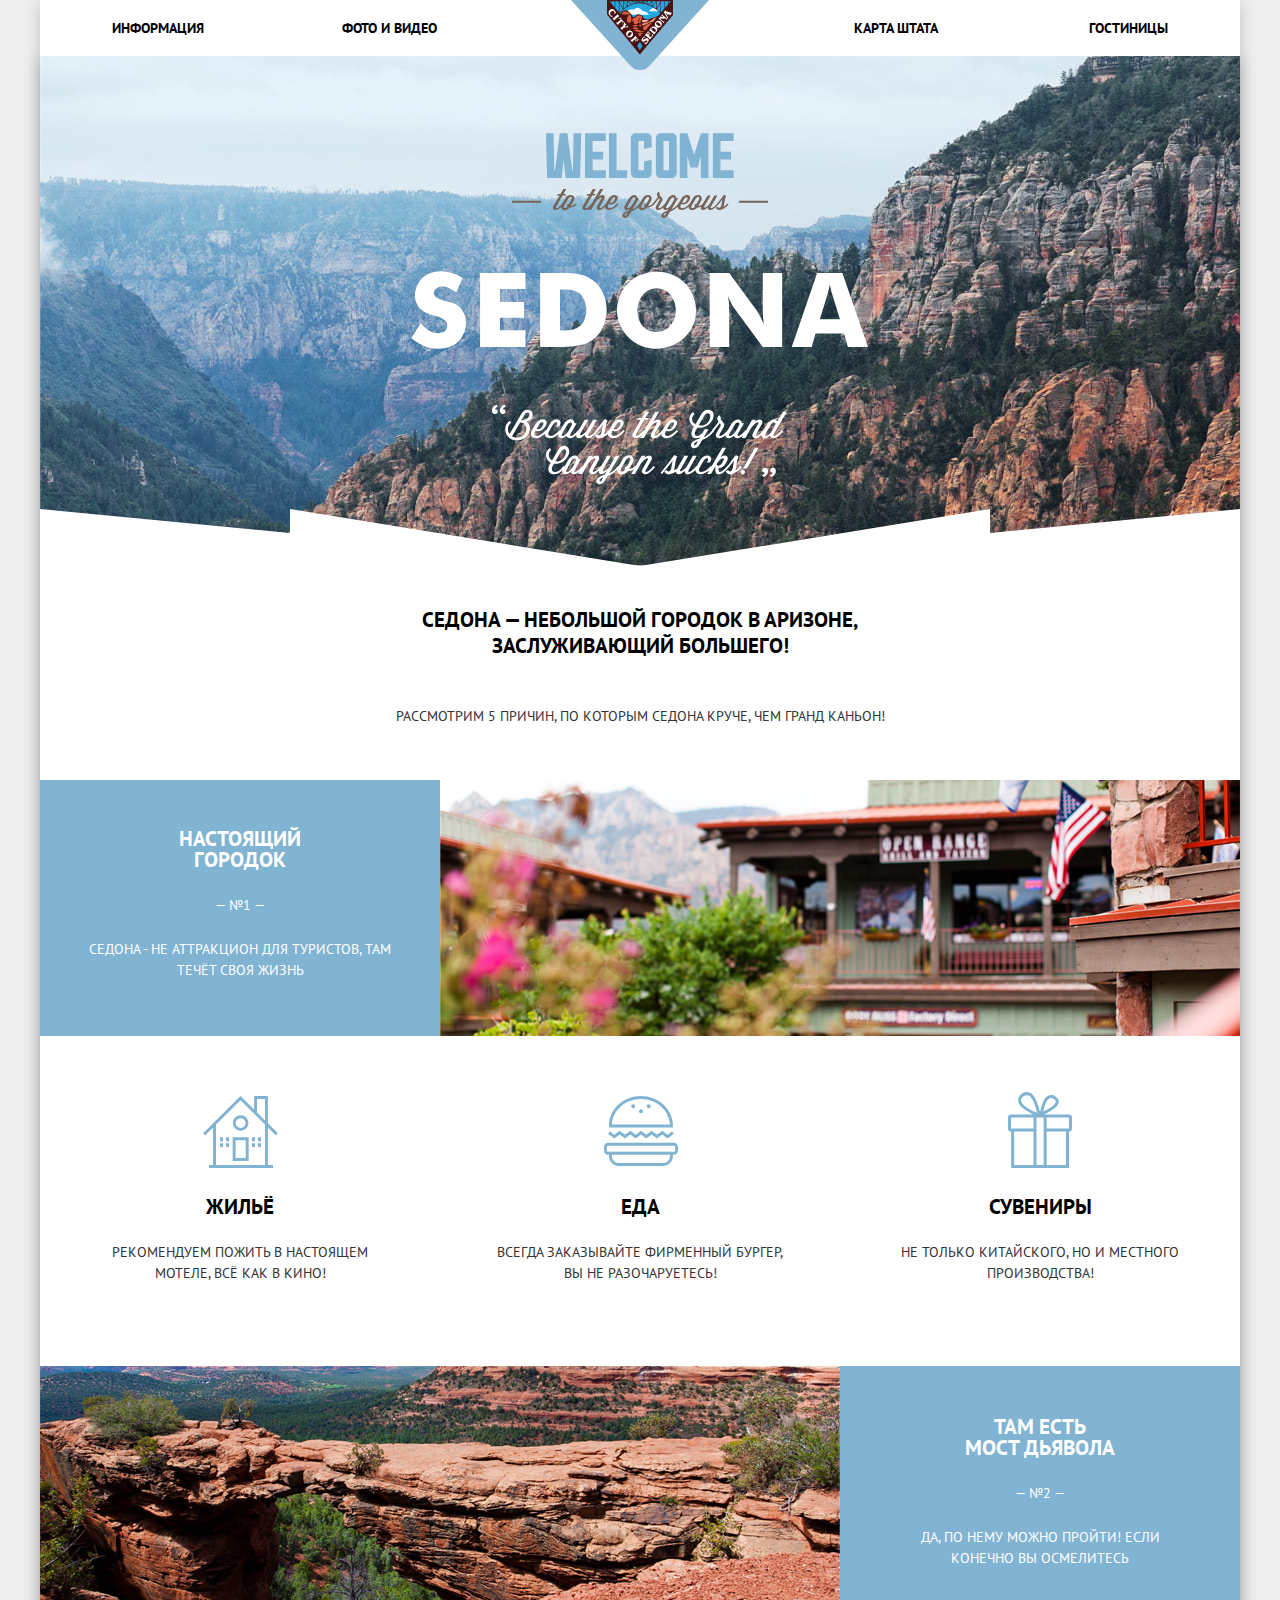
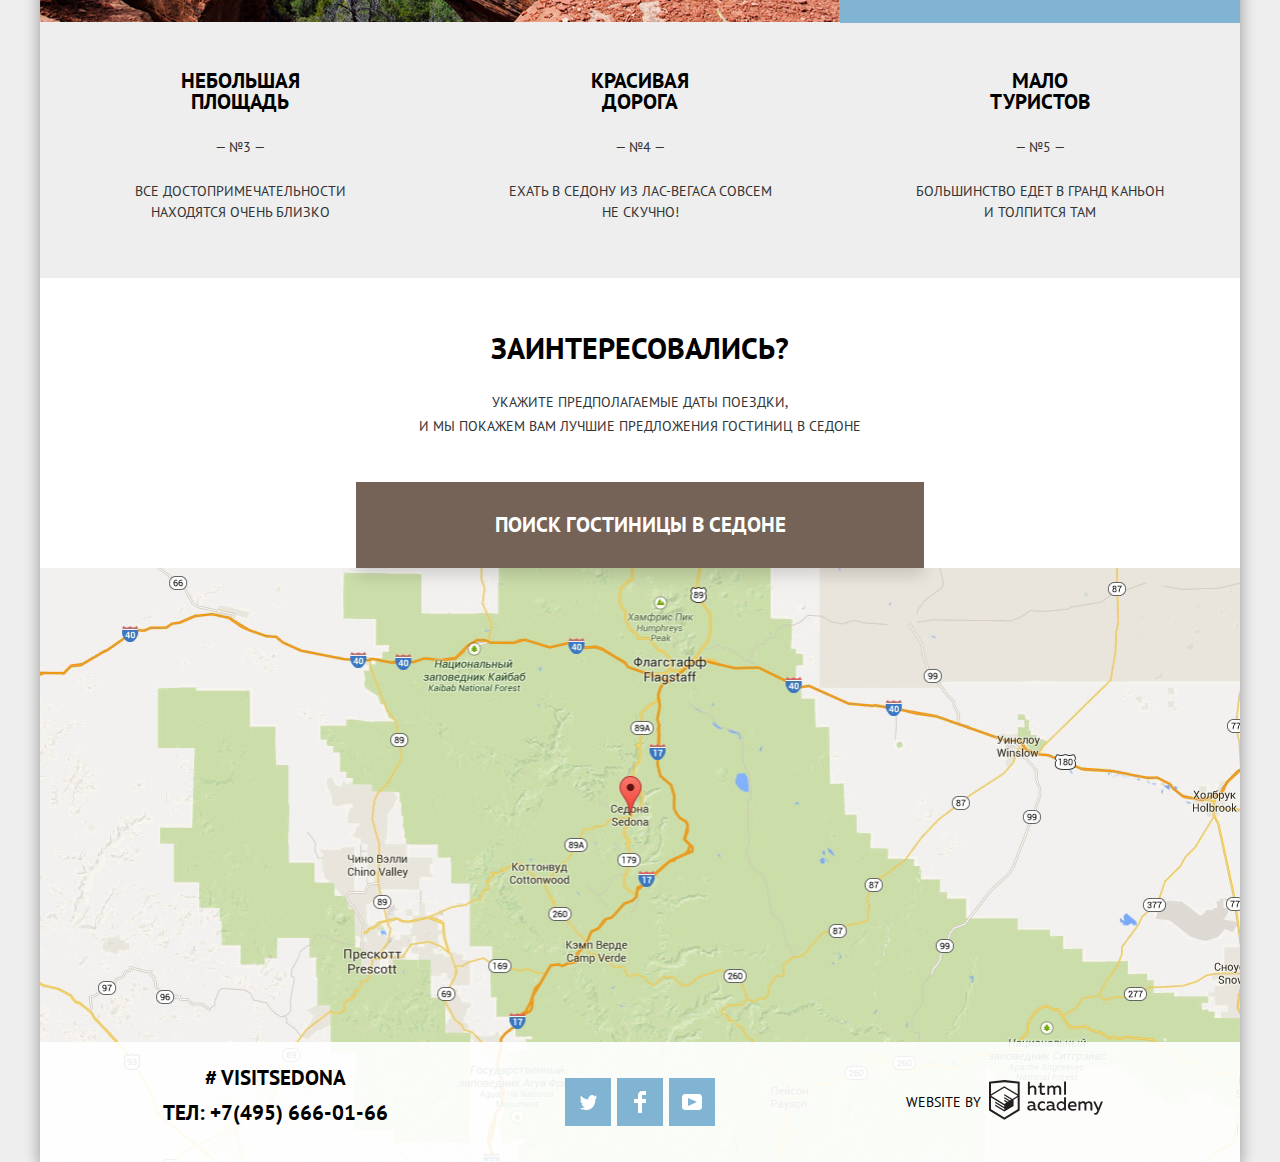
<file: index.html>
<!DOCTYPE html>
<html lang="ru">
  <head>
    <meta charset="utf-8">
    <title>HTML Academy: Седона</title>
    <link href="https://fonts.googleapis.com/css2?family=PT+Sans:wght@400;700&display=swap" rel="stylesheet">
    <link href="css/normalize.css" rel="stylesheet">
    <link href="css/style.css" rel="stylesheet">
  </head>
  <body class="shadow">
    <header>
      <nav class="main-navigation">
        <a class="logo">
          <img src="img/logo.svg" width="138" height="70" alt="Логотип города Седона">
        </a>
        <ul class="nav-list">
          <li><a href="#">Информация</a></li>
          <li><a href="#">Фото и видео</a></li>
          <li><a href="#">Карта штата</a></li>
          <li><a href="hotels.html">Гостиницы</a></li>
        </ul>
      </nav>
    </header>

    <main class="index-main shadow">

      <h1 class="visually-hidden">Город Седона</h1>

      <section class="welcome">
        <img class="motto-en" src="img/welcome-base.svg" width="1200" height="510" alt="Welcome to the gorgeous Sedona! Because the Grand Canyon sucks!">
        <p class="motto">Седона &mdash; небольшой городок в Аризоне, заслуживающий большего!</p>
      </section>  

      <div class="advantages">
        <h2 class="advantage adv-head">Рассмотрим 5 причин, по которым Седона круче, чем Гранд Каньон!</h2>
        <div class="adv-img adv-text-1">
          <h3>Настоящий городок</h3>
          <span> — №1 — </span>
          <p>Седона - не аттракцион для туристов, там течёт своя жизнь</p>
        </div>
        <img class="adv-img-1" src="img/image-street.jpg" alt="Фотография улицы города Седона">

        <div class="adv-pic-item housing">
          <h3>Жильё</h3>
          <p>Рекомендуем пожить в настоящем мотеле, всё как в кино!</p>
        </div>
        <div class="adv-pic-item food">
          <h3>Еда</h3>
          <p>Всегда заказывайте фирменный бургер, вы не разочаруетесь!</p>
        </div>
        <div class="adv-pic-item souvenirs">
          <h3>Сувениры</h3>
          <p>Не только китайского, но и местного производства!</p>
        </div>

        <img class="adv-img-2" src="img/image-bridge.jpg" width="800" height="256" alt="Фотография Моста дьявола">
        <div class="adv-img adv-text-2">
          <h3>Там есть<br>Мост дьявола</h3>
          <span> — №2 — </span>
          <p>Да, по нему можно пройти! Если конечно Вы осмелитесь</p>
        </div>

        <div class="area adv-grey">
          <h3>Небольшая площадь</h3>
          <span> — №3 — </span>
          <p>Все достопримечательности находятся очень близко</p>
        </div>
        <div class="road adv-grey">
          <h3>Красивая дорога</h3>
          <span> — №4 — </span>
          <p>Ехать в седону из лас-вегаса совсем не скучно!</p>
        </div>
        <div class="tourists adv-grey">
          <h3>Мало туристов</h3>
          <span> — №5 — </span>
          <p>Большинство едет в гранд каньон и&nbsp;толпится там</p>
        </div>
      </div>

      <section class="hotels">
        <div class="hotels-invite">
          <h2 class="visually-hidden">Гостиницы в Седоне</h2>
          <span class="interest">Заинтересовались?</span>
          <p>Укажите предполагаемые даты поездки,<br>и мы покажем Вам лучшие предложения гостиниц в Седоне</p>
          <a class="button brown-button hotels-button" href="hotels.html">
            Поиск гостиницы в Седоне
          </a>
        </div>
        <form class="hotels-search-form form-appear" action="https://echo.htmlacademy.ru/courses" method="get">
          <div class="date-set">
            <label for="from-date" class="input-text">Дата заезда:</label>
            <div class="input-block">
              <input class="from-date" id="from-date" type="text" name="from-date" value="24 апреля 2017">
              <button type="button" class="calendar-button input-button" aria-label="Календарь">
                <svg width="21" height="23" viewBox="0 0 21 23" fill="none" xmlns="http://www.w3.org/2000/svg">
                <path fill-rule="evenodd" clip-rule="evenodd" d="M16.406 3.02498H19.251C20.217 3.02498 21 3.84698 21 4.86198V21.164C21 22.179 20.217 23 19.251 23H1.75C0.784 23 0 22.179 0 21.164V4.86198C0 3.84698 0.784 3.02498 1.75 3.02498H4.593V1.64798C4.593 1.26698 4.887 0.958984 5.25 0.958984C5.612 0.958984 5.906 1.26698 5.906 1.64798V3.02498H9.844V1.64798C9.844 1.26698 10.138 0.958984 10.501 0.958984C10.862 0.958984 11.156 1.26698 11.156 1.64798V3.02498H15.094V1.64798C15.094 1.26698 15.387 0.958984 15.75 0.958984C16.112 0.958984 16.406 1.26698 16.406 1.64798V3.02498ZM19.5646 21.484C19.6466 21.3979 19.691 21.2828 19.688 21.164H19.689V4.86198C19.689 4.60898 19.493 4.40298 19.252 4.40298H16.407V5.78098C16.407 6.16198 16.113 6.46998 15.751 6.46998C15.388 6.46998 15.095 6.16198 15.095 5.78098V4.40298H11.157V5.78098C11.157 6.16198 10.863 6.46998 10.502 6.46998C10.139 6.46998 9.845 6.16198 9.845 5.78098V4.40298H5.907V5.78098C5.907 6.16198 5.613 6.46998 5.251 6.46998C4.888 6.46998 4.594 6.16198 4.594 5.78098V4.40298H1.75C1.50263 4.40953 1.30696 4.61458 1.312 4.86198V21.164C1.30696 21.4114 1.50263 21.6164 1.75 21.623H19.251C19.3698 21.6201 19.4826 21.5701 19.5646 21.484Z"/>
                <path fill-rule="evenodd" clip-rule="evenodd" d="M4.59399 9.2251H7.21899V11.2911H4.59399V9.2251ZM4.59399 12.6681H7.21899V14.7351H4.59399V12.6681ZM7.21899 16.1121H4.59399V18.1781H7.21899V16.1121ZM9.18799 16.1121H11.813V18.1781H9.18799V16.1121ZM11.813 12.6681H9.18799V14.7351H11.813V12.6681ZM9.18799 9.2251H11.813V11.2911H9.18799V9.2251ZM16.406 16.1121H13.781V18.1781H16.406V16.1121ZM13.781 12.6681H16.406V14.7351H13.781V12.6681ZM16.406 9.2251H13.781V11.2911H16.406V9.2251Z"/>
                </svg>
              </button>
            </div>
          </div>
          <div class="date-set">
            <label for="till-date" class="input-text">Дата выезда:</label>
            <div class="input-block">
              <input class="till-date" id="till-date" type="text" name="till-date" value="4 июля 2017">
              <button type="button" class="calendar-button input-button" aria-label="Календарь">
                <svg width="21" height="23" viewBox="0 0 21 23" fill="none" xmlns="http://www.w3.org/2000/svg">
                <path fill-rule="evenodd" clip-rule="evenodd" d="M16.406 3.02498H19.251C20.217 3.02498 21 3.84698 21 4.86198V21.164C21 22.179 20.217 23 19.251 23H1.75C0.784 23 0 22.179 0 21.164V4.86198C0 3.84698 0.784 3.02498 1.75 3.02498H4.593V1.64798C4.593 1.26698 4.887 0.958984 5.25 0.958984C5.612 0.958984 5.906 1.26698 5.906 1.64798V3.02498H9.844V1.64798C9.844 1.26698 10.138 0.958984 10.501 0.958984C10.862 0.958984 11.156 1.26698 11.156 1.64798V3.02498H15.094V1.64798C15.094 1.26698 15.387 0.958984 15.75 0.958984C16.112 0.958984 16.406 1.26698 16.406 1.64798V3.02498ZM19.5646 21.484C19.6466 21.3979 19.691 21.2828 19.688 21.164H19.689V4.86198C19.689 4.60898 19.493 4.40298 19.252 4.40298H16.407V5.78098C16.407 6.16198 16.113 6.46998 15.751 6.46998C15.388 6.46998 15.095 6.16198 15.095 5.78098V4.40298H11.157V5.78098C11.157 6.16198 10.863 6.46998 10.502 6.46998C10.139 6.46998 9.845 6.16198 9.845 5.78098V4.40298H5.907V5.78098C5.907 6.16198 5.613 6.46998 5.251 6.46998C4.888 6.46998 4.594 6.16198 4.594 5.78098V4.40298H1.75C1.50263 4.40953 1.30696 4.61458 1.312 4.86198V21.164C1.30696 21.4114 1.50263 21.6164 1.75 21.623H19.251C19.3698 21.6201 19.4826 21.5701 19.5646 21.484Z"/>
                <path fill-rule="evenodd" clip-rule="evenodd" d="M4.59399 9.2251H7.21899V11.2911H4.59399V9.2251ZM4.59399 12.6681H7.21899V14.7351H4.59399V12.6681ZM7.21899 16.1121H4.59399V18.1781H7.21899V16.1121ZM9.18799 16.1121H11.813V18.1781H9.18799V16.1121ZM11.813 12.6681H9.18799V14.7351H11.813V12.6681ZM9.18799 9.2251H11.813V11.2911H9.18799V9.2251ZM16.406 16.1121H13.781V18.1781H16.406V16.1121ZM13.781 12.6681H16.406V14.7351H13.781V12.6681ZM16.406 9.2251H13.781V11.2911H16.406V9.2251Z"/>
                </svg>
              </button>
            </div>
          </div>
          <div class="how-many-guests">
            <div class="date-set adults-group">
              <label for="adults" class="input-text">Взрослые:</label>
              <div class="input-block">
                <button type="button" class="input-button" aria-label="Минус">
                  <svg width="12" height="3" viewBox="0 0 12 3" fill="none" xmlns="http://www.w3.org/2000/svg">
                  <rect width="12" height="3"/>
                  </svg>
                </button>
                <input class="persons-input number-text adults" id="adults" type="number" name="adults" value="2">
                <button type="button" class="input-button" aria-label="Плюс">
                  <svg width="11" height="11" viewBox="0 0 11 11" fill="none" xmlns="http://www.w3.org/2000/svg">
                  <path fill-rule="evenodd" clip-rule="evenodd" d="M4.23086 6.76932V11H6.76932V6.76932H11V4.23086H6.76932V0H4.23085V4.23086H0V6.76932H4.23086Z"/>
                  </svg>
                </button>
              </div>
            </div>
            <div class="date-set children-group">
              <label for="children" class="input-text">Дети:</label>
              <div class="input-block">
                <button type="button" class="input-button" aria-label="Минус">
                  <svg width="12" height="3" viewBox="0 0 12 3" fill="none" xmlns="http://www.w3.org/2000/svg">
                  <rect width="12" height="3"/>
                  </svg>
                </button>
                <input class="persons-input number-text children" id="children" type="number" name="children" value="0">
                <button type="button" class="input-button" aria-label="Плюс">
                  <svg width="11" height="11" viewBox="0 0 11 11" fill="none" xmlns="http://www.w3.org/2000/svg">
                  <path fill-rule="evenodd" clip-rule="evenodd" d="M4.23086 6.76932V11H6.76932V6.76932H11V4.23086H6.76932V0H4.23085V4.23086H0V6.76932H4.23086Z"/>
                  </svg>
                </button>
              </div>
            </div>
          </div>
          <input class="button blue-button hotels-choice-button" type="submit" value="Найти" tabindex="0">
        </form>
      </section>

      <section class="map">
        <h2 class="visually-hidden">Карта города Седона и окрестностей</h2>
        <iframe src="https://www.google.com/maps/embed?pb=!1m18!1m12!1m3!1d1659647.4118822666!2d-112.65686249475876!3d34.96394739646334!2m3!1f0!2f0!3f0!3m2!1i1024!2i768!4f13.1!3m3!1m2!1s0x872da132f942b00d%3A0x5548c523fa6c8efd!2z0KHQtdC00L7QvdCwLCDQkNGA0LjQt9C-0L3QsCA4NjMzNiwg0KHQqNCQ!5e0!3m2!1sru!2sru!4v1592348049165!5m2!1sru!2sru" width="1200" height="594" allowfullscreen></iframe>
        <p><img src="img/map.jpg" width="1200" height="594" alt="Карта города Седона и окрестностей"></p>
      </section>

    </main>

    <footer class="footer main-footer">
      <div class="contacts">
        <a class="hash-teg" href="#"># visitsedona</a>
        <a class="phone" href="tel:+74956660166">Тел: +7(495) 666-01-66</a>
      </div>
      <div class="social-media-container">
        <h4 class="visually-hidden">Социальные сети</h4>
        <ul class="social-media">
          <li>
            <a class="social-button blue-button" href="#">
            <span class="visually-hidden">Twitter</span>
            <svg width="17" height="17" viewBox="0 0 17 17" fill="none" xmlns="http://www.w3.org/2000/svg">
            <path d="M10.95 1.14403C12.635 0.648028 13.934 1.41403 14.527 2.32303C15.2 2.09203 15.858 1.84203 16.538 1.61503C16.5249 2.30139 16.2117 2.94755 15.681 3.38303C16.366 3.55303 16.985 2.89203 16.985 2.89203C16.816 3.89203 15.979 4.68003 15.422 4.91603C15.191 11.666 12.247 16.133 5.34498 15.998H4.89898C4.48898 15.998 0.734977 15.538 0.000976562 14.111C2.27198 14.307 3.89398 13.689 4.69398 12.934C3.73398 12.634 2.01498 12.457 1.71498 9.98403C2.06398 10.09 2.27898 10.212 2.90498 10.103C1.70498 9.24703 0.373977 8.53003 0.447977 6.33003C0.732977 6.65803 1.51498 6.86603 1.78798 6.80203C1.08498 6.56103 -0.182023 3.44203 0.893977 1.85003C2.71198 3.70403 4.62898 5.45603 8.04598 5.62303C8.25398 3.33003 9.18298 1.79303 10.95 1.14403Z"/>
            </svg>
            </a>
          </li>
          <li>
            <a class="social-button blue-button" href="#">
            <span class="visually-hidden">Facebook</span>
            <svg width="12" height="22" viewBox="0 0 12 22" fill="none" xmlns="http://www.w3.org/2000/svg">
            <path d="M12 4V0H8C5.79086 0 4 1.79086 4 4V8H0V12H4V22H8V12H12V8H8V4H12Z"/>
            </svg>
            </a>
          </li>
          <li>
            <a class="social-button blue-button" href="#">
            <span class="visually-hidden">YouTube</span>
            <svg width="20" height="16" viewBox="0 0 20 16" fill="none" xmlns="http://www.w3.org/2000/svg">
            <path fill-rule="evenodd" clip-rule="evenodd" d="M3 0H17C18.65 0 20 1.35 20 3V13C20 14.65 18.65 16 17 16H3C1.35 16 0 14.65 0 13V3C0 1.35 1.35 0 3 0ZM6.027 4.002V11.998L15.014 8L6.027 4.002Z"/>
            </svg>
            </a>
          </li>
        </ul>
      </div>
      <div class="made-by">
        <span>website by</span>
        <a href="https://htmlacademy.ru/intensive/htmlcss">
          <svg width="115" height="41" viewBox="0 0 115 41" fill="none" xmlns="http://www.w3.org/2000/svg">
          <path fill-rule="evenodd" clip-rule="evenodd" d="M15.5197 1.05737H15.3509L0 2.71895V31.4945L15.3509 40.8382L30.7018 31.4945V2.71895L15.5197 1.05737ZM77.0183 2.62185H75.0876V15.7311H77.0183V2.62185ZM40.8619 2.63264V7.76843C41.6131 6.9864 42.6386 6.5436 43.7105 6.53843C44.6823 6.47908 45.6329 6.84495 46.3253 7.54479C47.0177 8.24462 47.3866 9.21244 47.3399 10.2068V15.7634H45.367V10.4658C45.4231 9.94897 45.2754 9.43059 44.9566 9.02553C44.6377 8.62047 44.174 8.36218 43.6683 8.3079H43.3518C42.3456 8.36979 41.4321 8.9295 40.9041 9.80764V15.7634H38.8995V2.63264H40.8619ZM77.0183 31.4837H75.2775V30.0595C74.4828 31.1353 73.23 31.7538 71.9119 31.7211C69.4751 31.5528 67.5825 29.4822 67.5825 26.9845C67.5825 24.4867 69.4751 22.4162 71.9119 22.2479C73.1195 22.2052 74.2818 22.7203 75.0771 23.6505V18.3205H77.0183V31.4837ZM47.0656 30.0595C47.263 30.0515 47.4583 30.0152 47.6459 29.9516V31.3866C47.2482 31.5404 46.826 31.6172 46.4009 31.6132C45.6482 31.6769 44.9394 31.2429 44.639 30.5342C43.7036 31.31 42.5302 31.7227 41.3261 31.6995C39.733 31.6995 38.256 30.804 38.256 28.9482C38.256 26.65 40.3661 25.9379 42.1702 25.9379C42.9402 25.9505 43.707 26.0408 44.4596 26.2076V25.884C44.4596 24.805 43.6578 23.9742 42.1491 23.9742C41.0585 23.9764 39.9804 24.2116 38.9839 24.6647V22.8305C40.0678 22.451 41.204 22.2506 42.3495 22.2371C44.8394 22.2371 46.3693 23.4455 46.3693 26.1753V29.4121C46.3546 29.5668 46.401 29.721 46.4981 29.8406C46.5951 29.9601 46.7349 30.035 46.8862 30.0487H47.0656V30.0595ZM40.2711 28.8403C40.298 29.229 40.4761 29.5905 40.7655 29.844C41.055 30.0974 41.4317 30.2217 41.8115 30.189H41.9275C42.8819 30.1906 43.7973 29.8022 44.4702 29.11V27.5779C43.842 27.4414 43.2026 27.3655 42.5605 27.3513C41.5055 27.3513 40.2817 27.7074 40.2817 28.8403H40.2711ZM56.0229 22.9384C55.1962 22.4632 54.2596 22.2246 53.3115 22.2479H52.9422C51.7332 22.2873 50.5891 22.8166 49.7619 23.7192C48.9347 24.6218 48.4923 25.8236 48.5321 27.06V27.5024C48.6957 30.0004 50.805 31.8921 53.2482 31.7318C54.2519 31.7555 55.2477 31.5452 56.1601 31.1168V29.2718C55.3769 29.7215 54.4945 29.9591 53.5963 29.9624C52.5199 30.0288 51.4963 29.4793 50.9385 28.5356C50.3806 27.5918 50.3806 26.4095 50.9385 25.4658C51.4963 24.522 52.5199 23.9725 53.5963 24.039C54.461 24.0357 55.3066 24.2989 56.0229 24.7942V22.9384ZM66.1514 30.0595C66.3488 30.0515 66.5441 30.0152 66.7317 29.9516V31.3866C66.334 31.5404 65.9118 31.6172 65.4867 31.6132C64.734 31.6769 64.0252 31.2429 63.7248 30.5342C62.7894 31.31 61.616 31.7227 60.4119 31.6995C58.8188 31.6995 57.3417 30.804 57.3417 28.9482C57.3417 26.65 59.4518 25.9379 61.256 25.9379C62.0259 25.9505 62.7928 26.0408 63.5454 26.2076V25.884C63.5454 24.805 62.7436 23.9742 61.2349 23.9742C60.1443 23.9764 59.0662 24.2116 58.0697 24.6647V22.8305C59.1536 22.451 60.2897 22.2506 61.4353 22.2371C63.9252 22.2371 65.455 23.4455 65.455 26.1753V29.4121C65.4404 29.5668 65.4868 29.721 65.5838 29.8406C65.6809 29.9601 65.8207 30.035 65.972 30.0487H66.1514V30.0595ZM59.855 29.8481C59.5632 29.5943 59.3837 29.2311 59.3569 28.8403H59.378C59.378 27.7074 60.5385 27.3513 61.6569 27.3513C62.299 27.3655 62.9383 27.4414 63.5665 27.5779V29.11C62.8937 29.8022 61.9782 30.1906 61.0239 30.189H60.9078C60.5263 30.2247 60.1469 30.1019 59.855 29.8481ZM69.3271 26.9305C69.3271 25.2859 70.6308 23.9526 72.239 23.9526L72.2601 24.0066C73.4742 24.0066 74.5742 24.7382 75.0665 25.8732V28.0311C74.5856 29.1871 73.4673 29.9296 72.239 29.9084C70.6308 29.9084 69.3271 28.5752 69.3271 26.9305ZM83.3486 22.2479C86.8408 22.2479 88.0541 25.1395 87.4844 27.7397H80.922C81.1436 29.3582 82.6839 30.0163 84.2876 30.0163C85.2509 30.0196 86.2027 29.8021 87.0729 29.3797V31.1061C86.0736 31.5421 84.9939 31.7519 83.9078 31.7211C81.2385 31.7211 78.8963 30.189 78.8963 26.9521C78.8362 25.7502 79.2482 24.5736 80.0408 23.6841C80.8334 22.7945 81.9408 22.2658 83.1165 22.2155H83.3486V22.2479ZM80.8693 26.1753C80.9704 24.8237 82.1216 23.8104 83.4436 23.9095H83.4858C84.1064 23.8531 84.7196 24.08 85.1612 24.5295C85.6028 24.979 85.8275 25.6051 85.7752 26.24H80.8693V26.1753ZM89.489 31.4621V22.4961H91.2298V23.575C91.9777 22.7197 93.041 22.2229 94.1628 22.2047C95.2951 22.1328 96.3712 22.7163 96.9482 23.7153C97.7407 22.8335 98.8477 22.3161 100.018 22.2803C100.952 22.2327 101.859 22.6011 102.507 23.2901C103.154 23.9792 103.478 24.9213 103.394 25.8732V31.4837H101.39V25.9271C101.437 25.4734 101.306 25.0191 101.024 24.6647C100.743 24.3104 100.336 24.0852 99.8917 24.039H99.6174C98.7512 24.0941 97.9525 24.536 97.4335 25.2474V31.4837H95.4289V25.9271C95.4728 25.47 95.3357 25.0139 95.0481 24.6611C94.7606 24.3082 94.3467 24.088 93.8991 24.0497H93.6881C92.7466 24.1344 91.8915 24.6449 91.3564 25.4416V31.5161H89.5312L89.489 31.4621ZM113.977 22.4745H111.972L109.324 29.2718L106.306 22.4853H104.196L108.417 31.5484L108.237 32.0016C107.72 33.3611 107.003 34.0516 106.053 34.0516C105.75 34.0548 105.447 34.0112 105.156 33.9221V35.6161C105.536 35.7125 105.926 35.7632 106.317 35.7671C107.646 35.7671 108.902 35.0226 109.851 32.6813L113.977 22.4745ZM52.689 6.78658V3.54974L50.7266 4.01369V6.73264H49.144V8.49132H50.7899V12.9905C50.7231 13.817 51.0244 14.6301 51.61 15.2038C52.1955 15.7775 53.0028 16.0505 53.8073 15.9468C54.5996 15.9535 55.3875 15.8259 56.139 15.5692V13.8429C55.5727 14.0781 54.9672 14.199 54.356 14.199C53.2165 14.199 52.689 13.8105 52.689 12.6237V8.5129H55.8541V6.78658H52.689ZM58.3862 15.7526V6.75421H60.1376V7.83316C60.8811 6.97655 61.9403 6.476 63.0601 6.45211C64.1624 6.38099 65.2146 6.93142 65.8032 7.88711C66.5958 7.00534 67.7028 6.48794 68.8734 6.45211C69.8138 6.41462 70.7233 6.79859 71.364 7.50353C72.0046 8.20846 72.3126 9.16418 72.2073 10.1205V15.7418H70.2028V10.1853C70.2499 9.73151 70.1184 9.27721 69.8373 8.92287C69.5561 8.56853 69.1485 8.34334 68.7046 8.29711H68.4619C67.5957 8.35228 66.797 8.7942 66.278 9.50553V15.7418H64.2734V10.1853C64.3206 9.73151 64.1891 9.27721 63.9079 8.92287C63.6268 8.56853 63.2191 8.34334 62.7752 8.29711H62.5326C61.5911 8.38181 60.736 8.89229 60.2009 9.68895V15.7634H58.3862V15.7526ZM28.6972 30.3033L28.7078 30.2968L28.6972 30.3184V30.3033ZM28.6972 18.3205V30.3033L15.3509 38.4321L2.00459 30.3184V18.5147L15.2876 26.6068V28.0311L6.18257 22.5284V23.9418L15.3404 29.5632V31.0629L6.19312 25.4955V26.9521L15.3509 32.5734L24.5826 26.9197V20.8129L28.6972 18.3205ZM28.7078 16.7776L25.0362 18.9355L23.3482 20.0145L15.3087 15.0837V16.4971L22.156 20.7266L22.0083 20.8237L20.9532 21.4063L15.2876 17.9537V19.3995L19.761 22.1184L18.706 22.8413L15.3298 20.7913V22.2047L17.5454 23.5426L15.2982 24.9021L2.11009 16.864L15.3087 8.72869L28.7078 16.7776ZM15.2876 7.27211L28.7078 15.3534V4.56395L15.3615 3.12895L2.01514 4.56395V15.3534L15.2876 7.27211Z"/>
          </svg>
          <span class="visually-hidden">HTML академия</span>
        </a>
      </div>
    </footer>
    <script src="js/hotels-search-form.js"></script>
  </body>
</html>
</file>
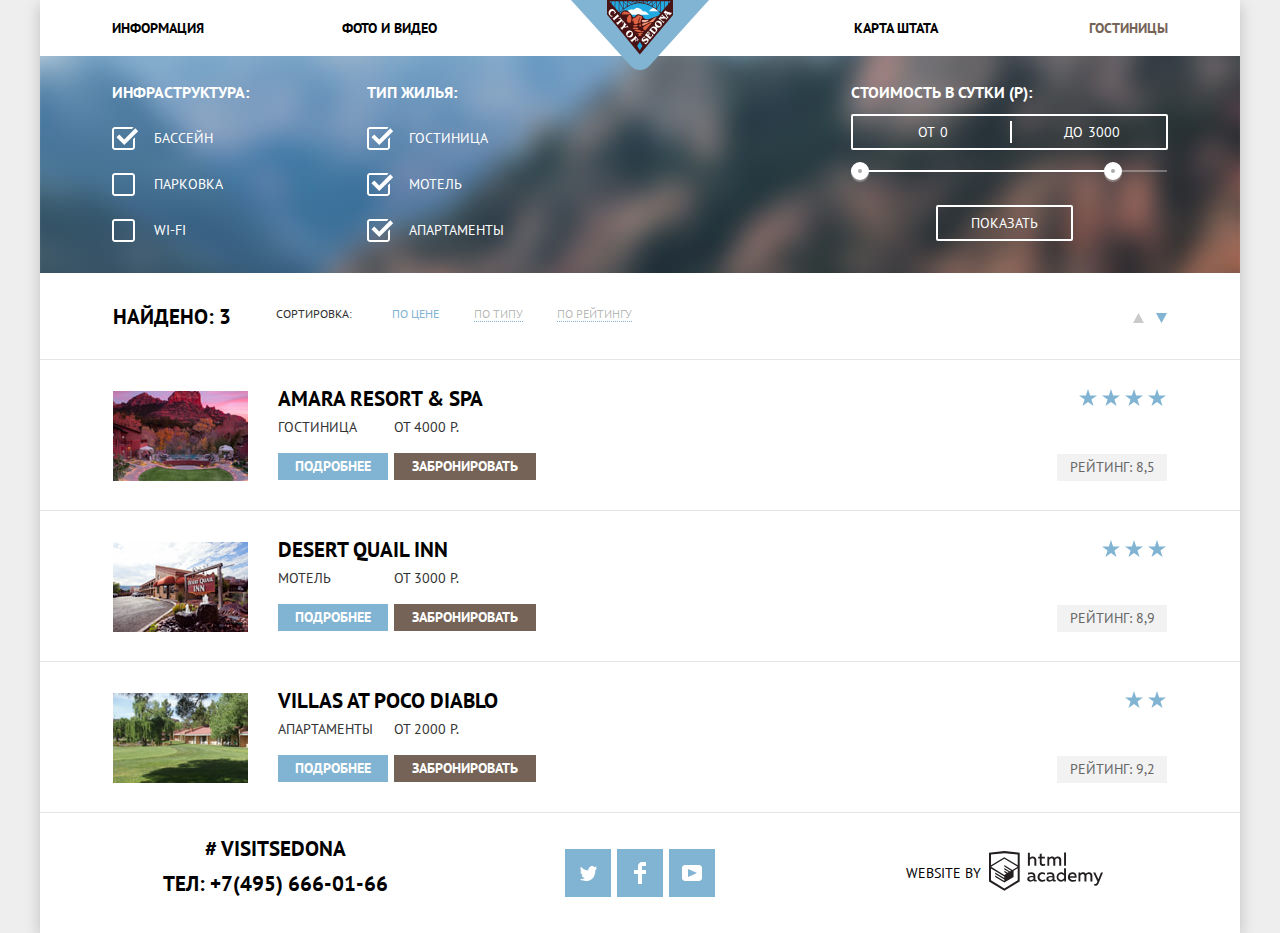
<file: hotels.html>
<!DOCTYPE html>
<html lang="ru">
  <head>
    <meta charset="UTF-8">
    <title>Отели в Седоне</title>
    <link href="https://fonts.googleapis.com/css2?family=PT+Sans:wght@400;700&display=swap" rel="stylesheet">
    <link href="css/normalize.css" rel="stylesheet">
    <link href="css/style.css" rel="stylesheet">
  </head>
  <body class="shadow">
    <header>
      <nav class="main-navigation">
        <a href="index.html" class="logo">
          <img src="img/logo.svg" width="138" height="70" alt="Логотип города Седона">
        </a>
        <ul class="nav-list">
          <li><a href="#">Информация</a></li>
          <li><a href="#">Фото и видео</a></li>
          <li><a href="#">Карта штата</a></li>
          <li><a>Гостиницы</a></li>
        </ul>
      </nav>
    </header>

    <main class="hotels-main">
      <form class="hotel-choice" action="https://echo.htmlacademy.ru/courses" method="get">
        <h2 class="visually-hidden">Форма выбора отеля по критериям</h2>
        <fieldset class="infrastructure">
          <legend>Инфраструктура:</legend>
          <ul>
            <li class="hotels-checked">
              <label class="check">
                <input class="check-input" type="checkbox" name="swimmingpool" checked>
                <span class="check-img"></span>
                Бассейн
              </label>
            </li>
            <li class="hotels-unchecked">
              <label class="check">
                <input class="check-input" type="checkbox" name="parkinglot">
                <span class="check-img"></span>
                Парковка
              </label>
            </li>
            <li class="hotels-unchecked">
              <label class="check">
                <input class="check-input" type="checkbox" name="wifi">
                <span class="check-img"></span>
                Wi-Fi
              </label>
            </li>
          </ul>
        </fieldset>
        <fieldset class="accomodation">
          <legend>Тип жилья:</legend>
          <ul>
            <li class="hotels-checked">
              <label class="check">
                <input class="check-input" type="checkbox" name="hotel" checked>
                <span class="check-img"></span>
                Гостиница
              </label>
            </li>
            <li class="hotels-checked">
              <label class="check">
                <input class="check-input" type="checkbox" name="motel" checked>
                <span class="check-img"></span>
                Мотель
              </label>
            </li>
            <li class="hotels-checked">
              <label class="check">
                <input class="check-input" type="checkbox" name="apartments" checked>
                <span class="check-img"></span>
                Апартаменты
              </label>
            </li>
          </ul>
        </fieldset>
        <div class="price-and-button">
          <fieldset class="price">
            <legend>Стоимость в сутки (Р):</legend>
            <div class="price-inputs">
              <div class="price-container">
                <label for="min-price">От</label>
                <input type="number" class="min-price number-text" id="min-price" name="min-price" value="0" step="100">
              </div>
              <span class="divider"></span>
              <div class="price-container">
                <label for="max-price">До</label>
                <input type="number" class="max-price number-text" id="max-price" name="max-price" value="3000" step="100">
              </div>
            </div>
            <div class="price-range">
              <div class="scale">
                <div class="bar" style="width: 80%; margin-left: 0"></div>
              </div>
              <div aria-label="Минимальная стоимость" class="pin pin-min" tabindex="0" style="left: 0"></div>
              <div aria-label="Максимальная стоимость" class="pin pin-max" tabindex="0" style="left: 80%"></div>
            </div>
          </fieldset> 
          <button class="button hotel-choice-submit" type="submit">Показать</button>
        </div>
      </form>

      <section class="search-results">
        <h2 class="visually-hidden">Отели, соответствующие критериям</h2>
        <div class="sorting">
          <h3>Найдено: <span class="hotels-found">3</span></h3>

          <p>Сортировка:</p>
          <ul class="sorting-type">
            <li class="price-sort type-active">
              <a href="#">По цене</a>
            </li>
            <li class="type-sort">
              <a href="#">По типу</a>
            </li>
            <li class="raiting-sort">
              <a href="#">По рейтингу</a>
            </li>
          </ul>
          <p class="visually-hidden">Порядок сортировки</p>
          <ul class="sorting-order">
            <li class="ascending">
              <a class="order-button" href="#">
              <span class="visually-hidden">По возрастанию</span>
              <svg width="11" height="10" viewBox="0 0 11 10" fill="none" xmlns="http://www.w3.org/2000/svg">
              <path d="M5.5 0L0 10H11L5.5 0Z"/>
              </svg>
              </a>
            </li>
            <li class="descending">
              <a class="order-button order-active" href="#">
              <span class="visually-hidden">По убыванию</span>
              <svg width="11" height="10" viewBox="0 0 11 10" fill="none" xmlns="http://www.w3.org/2000/svg">
              <path d="M5.5 10L11 0L0 0L5.5 10Z"/>
              </svg>
              </a>
            </li>
          </ul>
        </div>
        <div class="hotel">
          <div class="hotel-image">
            <img src="img/amara-resort.jpg" width="135" height="90" alt="фотография отеля">
          </div>
          <div class="hotel-description">
            <h3 class="hotel-name"><a href="#">Amara resort & spa</a></h3>
            <div class="info">
              <div class="left-column">
                <span>Гостиница</span>
                <a class="button blue-button" href="#">Подробнее</a>
              </div>
              <div class="right-column">
                <span>От 4000 р.</span>
                <a class="button brown-button" href="#">Забронировать</a>
              </div>
            </div>
          </div>
          <div class="hotel-rating">
            <div class="stars 4-stars">
              <span class="visually-hidden">4 звезды</span>
              <svg width="19" height="17" viewBox="0 0 19 17" fill="none" xmlns="http://www.w3.org/2000/svg">
              <path d="M9.002 0L11.128 6.494H18.005L12.441 10.506L14.566 17L9.002 12.987L3.438 17L5.564 10.506L0 6.494H6.878L9.002 0Z" fill="#81B3D2"/>
              </svg>
              <svg width="19" height="17" viewBox="0 0 19 17" fill="none" xmlns="http://www.w3.org/2000/svg">
              <path d="M9.002 0L11.128 6.494H18.005L12.441 10.506L14.566 17L9.002 12.987L3.438 17L5.564 10.506L0 6.494H6.878L9.002 0Z" fill="#81B3D2"/>
              </svg>
              <svg width="19" height="17" viewBox="0 0 19 17" fill="none" xmlns="http://www.w3.org/2000/svg">
              <path d="M9.002 0L11.128 6.494H18.005L12.441 10.506L14.566 17L9.002 12.987L3.438 17L5.564 10.506L0 6.494H6.878L9.002 0Z" fill="#81B3D2"/>
              </svg>
              <svg width="19" height="17" viewBox="0 0 19 17" fill="none" xmlns="http://www.w3.org/2000/svg">
              <path d="M9.002 0L11.128 6.494H18.005L12.441 10.506L14.566 17L9.002 12.987L3.438 17L5.564 10.506L0 6.494H6.878L9.002 0Z" fill="#81B3D2"/>
              </svg>
            </div>
            <span class="rating">Рейтинг: 8,5</span>
          </div>
        </div>
        <div class="hotel">
          <div class="hotel-image">
            <img src="img/desert-quail-inn.jpg" width="135" height="90" alt="фотография отеля">
          </div>
          <div class="hotel-description">
            <h3 class="hotel-name"><a href="#">Desert Quail Inn</a></h3>
            <div class="info">
              <div class="left-column">
                <span>Мотель</span>
                <a class="button blue-button" href="#">Подробнее</a>
              </div>
              <div class="right-column">
                <span>От 3000 р.</span>
                <a class="button brown-button" href="#">Забронировать</a>
              </div>
            </div>
          </div>
          <div class="hotel-rating">
            <div class="stars 3-stars">
              <span class="visually-hidden">3 звезды</span>
              <svg width="19" height="17" viewBox="0 0 19 17" fill="none" xmlns="http://www.w3.org/2000/svg">
              <path d="M9.002 0L11.128 6.494H18.005L12.441 10.506L14.566 17L9.002 12.987L3.438 17L5.564 10.506L0 6.494H6.878L9.002 0Z" fill="#81B3D2"/>
              </svg>
              <svg width="19" height="17" viewBox="0 0 19 17" fill="none" xmlns="http://www.w3.org/2000/svg">
              <path d="M9.002 0L11.128 6.494H18.005L12.441 10.506L14.566 17L9.002 12.987L3.438 17L5.564 10.506L0 6.494H6.878L9.002 0Z" fill="#81B3D2"/>
              </svg>
              <svg width="19" height="17" viewBox="0 0 19 17" fill="none" xmlns="http://www.w3.org/2000/svg">
              <path d="M9.002 0L11.128 6.494H18.005L12.441 10.506L14.566 17L9.002 12.987L3.438 17L5.564 10.506L0 6.494H6.878L9.002 0Z" fill="#81B3D2"/>
              </svg>
            </div>
            <span class="rating">Рейтинг: 8,9</span>
          </div>
        </div>
        <div class="hotel">
          <div class="hotel-image">
            <img src="img/villas-hotel.jpg" width="135" height="90" alt="фотография отеля">
          </div>
          <div class="hotel-description">
            <h3 class="hotel-name"><a href="#">Villas at Poco Diablo</a></h3>
            <div class="info">
              <div class="left-column">
                <span>Апартаменты</span>
                <a class="button blue-button" href="#">Подробнее</a>
              </div>
              <div class="right-column">
                <span>От 2000 р.</span>
                <a class="button brown-button" href="#">Забронировать</a>
              </div>
            </div>
          </div>
          <div class="hotel-rating">
            <div class="stars 2-stars">
              <span class="visually-hidden">2 звезды</span>
              <svg width="19" height="17" viewBox="0 0 19 17" fill="none" xmlns="http://www.w3.org/2000/svg">
              <path d="M9.002 0L11.128 6.494H18.005L12.441 10.506L14.566 17L9.002 12.987L3.438 17L5.564 10.506L0 6.494H6.878L9.002 0Z" fill="#81B3D2"/>
              </svg>
              <svg width="19" height="17" viewBox="0 0 19 17" fill="none" xmlns="http://www.w3.org/2000/svg">
              <path d="M9.002 0L11.128 6.494H18.005L12.441 10.506L14.566 17L9.002 12.987L3.438 17L5.564 10.506L0 6.494H6.878L9.002 0Z" fill="#81B3D2"/>
              </svg>
            </div>
            <span class="rating">Рейтинг: 9,2</span>
          </div>
        </div>
      </section>

    </main>

    <footer class="footer hotels-footer">
      <div class="contacts">
        <a class="hash-teg" href="#"># visitsedona</a>
        <a class="phone" href="tel:+74956660166">Тел: +7(495) 666-01-66</a>
      </div>
      <div class="social-media-container">
        <h4 class="visually-hidden">Социальные сети</h4>
        <ul class="social-media">
          <li>
            <a class="social-button blue-button" href="#">
            <span class="visually-hidden">Twitter</span>
            <svg width="17" height="17" viewBox="0 0 17 17" fill="none" xmlns="http://www.w3.org/2000/svg">
            <path d="M10.95 1.14403C12.635 0.648028 13.934 1.41403 14.527 2.32303C15.2 2.09203 15.858 1.84203 16.538 1.61503C16.5249 2.30139 16.2117 2.94755 15.681 3.38303C16.366 3.55303 16.985 2.89203 16.985 2.89203C16.816 3.89203 15.979 4.68003 15.422 4.91603C15.191 11.666 12.247 16.133 5.34498 15.998H4.89898C4.48898 15.998 0.734977 15.538 0.000976562 14.111C2.27198 14.307 3.89398 13.689 4.69398 12.934C3.73398 12.634 2.01498 12.457 1.71498 9.98403C2.06398 10.09 2.27898 10.212 2.90498 10.103C1.70498 9.24703 0.373977 8.53003 0.447977 6.33003C0.732977 6.65803 1.51498 6.86603 1.78798 6.80203C1.08498 6.56103 -0.182023 3.44203 0.893977 1.85003C2.71198 3.70403 4.62898 5.45603 8.04598 5.62303C8.25398 3.33003 9.18298 1.79303 10.95 1.14403Z"/>
            </svg>
            </a>
          </li>
          <li>
            <a class="social-button blue-button" href="#">
            <span class="visually-hidden">Facebook</span>
            <svg width="12" height="22" viewBox="0 0 12 22" fill="none" xmlns="http://www.w3.org/2000/svg">
            <path d="M12 4V0H8C5.79086 0 4 1.79086 4 4V8H0V12H4V22H8V12H12V8H8V4H12Z"/>
            </svg>
            </a>
          </li>
          <li>
            <a class="social-button blue-button" href="#">
            <span class="visually-hidden">YouTube</span>
            <svg width="20" height="16" viewBox="0 0 20 16" fill="none" xmlns="http://www.w3.org/2000/svg">
            <path fill-rule="evenodd" clip-rule="evenodd" d="M3 0H17C18.65 0 20 1.35 20 3V13C20 14.65 18.65 16 17 16H3C1.35 16 0 14.65 0 13V3C0 1.35 1.35 0 3 0ZM6.027 4.002V11.998L15.014 8L6.027 4.002Z"/>
            </svg>
            </a>
          </li>
        </ul>
      </div>
      <div class="made-by">
        <span>website by</span>
        <a href="https://htmlacademy.ru/intensive/htmlcss">
          <svg width="115" height="41" viewBox="0 0 115 41" fill="none" xmlns="http://www.w3.org/2000/svg">
          <path fill-rule="evenodd" clip-rule="evenodd" d="M15.5197 1.05737H15.3509L0 2.71895V31.4945L15.3509 40.8382L30.7018 31.4945V2.71895L15.5197 1.05737ZM77.0183 2.62185H75.0876V15.7311H77.0183V2.62185ZM40.8619 2.63264V7.76843C41.6131 6.9864 42.6386 6.5436 43.7105 6.53843C44.6823 6.47908 45.6329 6.84495 46.3253 7.54479C47.0177 8.24462 47.3866 9.21244 47.3399 10.2068V15.7634H45.367V10.4658C45.4231 9.94897 45.2754 9.43059 44.9566 9.02553C44.6377 8.62047 44.174 8.36218 43.6683 8.3079H43.3518C42.3456 8.36979 41.4321 8.9295 40.9041 9.80764V15.7634H38.8995V2.63264H40.8619ZM77.0183 31.4837H75.2775V30.0595C74.4828 31.1353 73.23 31.7538 71.9119 31.7211C69.4751 31.5528 67.5825 29.4822 67.5825 26.9845C67.5825 24.4867 69.4751 22.4162 71.9119 22.2479C73.1195 22.2052 74.2818 22.7203 75.0771 23.6505V18.3205H77.0183V31.4837ZM47.0656 30.0595C47.263 30.0515 47.4583 30.0152 47.6459 29.9516V31.3866C47.2482 31.5404 46.826 31.6172 46.4009 31.6132C45.6482 31.6769 44.9394 31.2429 44.639 30.5342C43.7036 31.31 42.5302 31.7227 41.3261 31.6995C39.733 31.6995 38.256 30.804 38.256 28.9482C38.256 26.65 40.3661 25.9379 42.1702 25.9379C42.9402 25.9505 43.707 26.0408 44.4596 26.2076V25.884C44.4596 24.805 43.6578 23.9742 42.1491 23.9742C41.0585 23.9764 39.9804 24.2116 38.9839 24.6647V22.8305C40.0678 22.451 41.204 22.2506 42.3495 22.2371C44.8394 22.2371 46.3693 23.4455 46.3693 26.1753V29.4121C46.3546 29.5668 46.401 29.721 46.4981 29.8406C46.5951 29.9601 46.7349 30.035 46.8862 30.0487H47.0656V30.0595ZM40.2711 28.8403C40.298 29.229 40.4761 29.5905 40.7655 29.844C41.055 30.0974 41.4317 30.2217 41.8115 30.189H41.9275C42.8819 30.1906 43.7973 29.8022 44.4702 29.11V27.5779C43.842 27.4414 43.2026 27.3655 42.5605 27.3513C41.5055 27.3513 40.2817 27.7074 40.2817 28.8403H40.2711ZM56.0229 22.9384C55.1962 22.4632 54.2596 22.2246 53.3115 22.2479H52.9422C51.7332 22.2873 50.5891 22.8166 49.7619 23.7192C48.9347 24.6218 48.4923 25.8236 48.5321 27.06V27.5024C48.6957 30.0004 50.805 31.8921 53.2482 31.7318C54.2519 31.7555 55.2477 31.5452 56.1601 31.1168V29.2718C55.3769 29.7215 54.4945 29.9591 53.5963 29.9624C52.5199 30.0288 51.4963 29.4793 50.9385 28.5356C50.3806 27.5918 50.3806 26.4095 50.9385 25.4658C51.4963 24.522 52.5199 23.9725 53.5963 24.039C54.461 24.0357 55.3066 24.2989 56.0229 24.7942V22.9384ZM66.1514 30.0595C66.3488 30.0515 66.5441 30.0152 66.7317 29.9516V31.3866C66.334 31.5404 65.9118 31.6172 65.4867 31.6132C64.734 31.6769 64.0252 31.2429 63.7248 30.5342C62.7894 31.31 61.616 31.7227 60.4119 31.6995C58.8188 31.6995 57.3417 30.804 57.3417 28.9482C57.3417 26.65 59.4518 25.9379 61.256 25.9379C62.0259 25.9505 62.7928 26.0408 63.5454 26.2076V25.884C63.5454 24.805 62.7436 23.9742 61.2349 23.9742C60.1443 23.9764 59.0662 24.2116 58.0697 24.6647V22.8305C59.1536 22.451 60.2897 22.2506 61.4353 22.2371C63.9252 22.2371 65.455 23.4455 65.455 26.1753V29.4121C65.4404 29.5668 65.4868 29.721 65.5838 29.8406C65.6809 29.9601 65.8207 30.035 65.972 30.0487H66.1514V30.0595ZM59.855 29.8481C59.5632 29.5943 59.3837 29.2311 59.3569 28.8403H59.378C59.378 27.7074 60.5385 27.3513 61.6569 27.3513C62.299 27.3655 62.9383 27.4414 63.5665 27.5779V29.11C62.8937 29.8022 61.9782 30.1906 61.0239 30.189H60.9078C60.5263 30.2247 60.1469 30.1019 59.855 29.8481ZM69.3271 26.9305C69.3271 25.2859 70.6308 23.9526 72.239 23.9526L72.2601 24.0066C73.4742 24.0066 74.5742 24.7382 75.0665 25.8732V28.0311C74.5856 29.1871 73.4673 29.9296 72.239 29.9084C70.6308 29.9084 69.3271 28.5752 69.3271 26.9305ZM83.3486 22.2479C86.8408 22.2479 88.0541 25.1395 87.4844 27.7397H80.922C81.1436 29.3582 82.6839 30.0163 84.2876 30.0163C85.2509 30.0196 86.2027 29.8021 87.0729 29.3797V31.1061C86.0736 31.5421 84.9939 31.7519 83.9078 31.7211C81.2385 31.7211 78.8963 30.189 78.8963 26.9521C78.8362 25.7502 79.2482 24.5736 80.0408 23.6841C80.8334 22.7945 81.9408 22.2658 83.1165 22.2155H83.3486V22.2479ZM80.8693 26.1753C80.9704 24.8237 82.1216 23.8104 83.4436 23.9095H83.4858C84.1064 23.8531 84.7196 24.08 85.1612 24.5295C85.6028 24.979 85.8275 25.6051 85.7752 26.24H80.8693V26.1753ZM89.489 31.4621V22.4961H91.2298V23.575C91.9777 22.7197 93.041 22.2229 94.1628 22.2047C95.2951 22.1328 96.3712 22.7163 96.9482 23.7153C97.7407 22.8335 98.8477 22.3161 100.018 22.2803C100.952 22.2327 101.859 22.6011 102.507 23.2901C103.154 23.9792 103.478 24.9213 103.394 25.8732V31.4837H101.39V25.9271C101.437 25.4734 101.306 25.0191 101.024 24.6647C100.743 24.3104 100.336 24.0852 99.8917 24.039H99.6174C98.7512 24.0941 97.9525 24.536 97.4335 25.2474V31.4837H95.4289V25.9271C95.4728 25.47 95.3357 25.0139 95.0481 24.6611C94.7606 24.3082 94.3467 24.088 93.8991 24.0497H93.6881C92.7466 24.1344 91.8915 24.6449 91.3564 25.4416V31.5161H89.5312L89.489 31.4621ZM113.977 22.4745H111.972L109.324 29.2718L106.306 22.4853H104.196L108.417 31.5484L108.237 32.0016C107.72 33.3611 107.003 34.0516 106.053 34.0516C105.75 34.0548 105.447 34.0112 105.156 33.9221V35.6161C105.536 35.7125 105.926 35.7632 106.317 35.7671C107.646 35.7671 108.902 35.0226 109.851 32.6813L113.977 22.4745ZM52.689 6.78658V3.54974L50.7266 4.01369V6.73264H49.144V8.49132H50.7899V12.9905C50.7231 13.817 51.0244 14.6301 51.61 15.2038C52.1955 15.7775 53.0028 16.0505 53.8073 15.9468C54.5996 15.9535 55.3875 15.8259 56.139 15.5692V13.8429C55.5727 14.0781 54.9672 14.199 54.356 14.199C53.2165 14.199 52.689 13.8105 52.689 12.6237V8.5129H55.8541V6.78658H52.689ZM58.3862 15.7526V6.75421H60.1376V7.83316C60.8811 6.97655 61.9403 6.476 63.0601 6.45211C64.1624 6.38099 65.2146 6.93142 65.8032 7.88711C66.5958 7.00534 67.7028 6.48794 68.8734 6.45211C69.8138 6.41462 70.7233 6.79859 71.364 7.50353C72.0046 8.20846 72.3126 9.16418 72.2073 10.1205V15.7418H70.2028V10.1853C70.2499 9.73151 70.1184 9.27721 69.8373 8.92287C69.5561 8.56853 69.1485 8.34334 68.7046 8.29711H68.4619C67.5957 8.35228 66.797 8.7942 66.278 9.50553V15.7418H64.2734V10.1853C64.3206 9.73151 64.1891 9.27721 63.9079 8.92287C63.6268 8.56853 63.2191 8.34334 62.7752 8.29711H62.5326C61.5911 8.38181 60.736 8.89229 60.2009 9.68895V15.7634H58.3862V15.7526ZM28.6972 30.3033L28.7078 30.2968L28.6972 30.3184V30.3033ZM28.6972 18.3205V30.3033L15.3509 38.4321L2.00459 30.3184V18.5147L15.2876 26.6068V28.0311L6.18257 22.5284V23.9418L15.3404 29.5632V31.0629L6.19312 25.4955V26.9521L15.3509 32.5734L24.5826 26.9197V20.8129L28.6972 18.3205ZM28.7078 16.7776L25.0362 18.9355L23.3482 20.0145L15.3087 15.0837V16.4971L22.156 20.7266L22.0083 20.8237L20.9532 21.4063L15.2876 17.9537V19.3995L19.761 22.1184L18.706 22.8413L15.3298 20.7913V22.2047L17.5454 23.5426L15.2982 24.9021L2.11009 16.864L15.3087 8.72869L28.7078 16.7776ZM15.2876 7.27211L28.7078 15.3534V4.56395L15.3615 3.12895L2.01514 4.56395V15.3534L15.2876 7.27211Z"/>
          </svg>
          <span class="visually-hidden">HTML академия</span>
        </a>
      </div>
    </footer>

  </body>
</html>
</file>
<file: css/style.css>
:root{--main-text:#333;--max-black:#000;--max-white:#fff;--main-grey:#a9a9a9;--blue-light:#81b3d2;--blue-medium:#669ec0;--blue-dark:#5496bd;--brown-light:#766357;--brown-medium:#604e43;--brown-dark:#503e33;--bg-light:#f2f2f2;--bg-medium:#ebebeb;--bg-medium-v2:#e5e5e5;--bg-medium-v3:#cacaca;--bg-dark:#6a6a6a;--bg-dark-v2:#666;--academy-grey:#bdbbbc;--academy-dark:#231F20;--bg-3-5:#eee;--black-transparent:rgba(0,0,0,0.3);--white-transparent:rgba(255,255,255,0.3);--footer-transparent:rgba(255,255,255,0.9)}html{background-color:var(--bg-3-5)}body{position:relative;display:grid;width:100%;margin:0 auto;padding:0;font-family:"PT Sans",Arial,sans-serif;font-size:14px;line-height:21px;color:var(--main-text);font-weight:400;background-color:var(--bg-3-5);background-position:top center;background-repeat:no-repeat}a{text-decoration:none}img{max-width:100%;height:auto}.shadow{width:1200px;box-shadow:0 5px 15px rgba(0,1,1,0.2);margin:0 auto}.visually-hidden{position:absolute;width:1px;height:1px;margin:-1px;border:0;padding:0;clip:rect(0 0 0 0);overflow:hidden}.main-navigation{position:relative;color:var(--max-black);font-weight:700;line-height:26px;text-transform:uppercase;background-color:transparent;width:1200px;margin:0 auto}.nav-list{display:grid;grid-template-columns:repeat(2,230px) auto repeat(2,230px);padding:0 72px;list-style:none;background-color:var(--max-white);margin:0 auto}.nav-list li{height:26px;margin:15px 0}.nav-list li:nth-child(3){grid-column:4 / 5}.nav-list li:nth-child(n+4){grid-column:5 / 6}.nav-list li:nth-child(n+3){text-align:right}.logo{position:absolute;width:138px;top:0;left:50%;transform:translate(-50%);z-index:10;font-size:0;line-height:0}.nav-list a{color:var(--max-black)}.nav-list a:not([href]),.nav-list a:not([href]):hover,.nav-list a:not([href]):focus,.nav-list a:not([href]):active{color:var(--brown-light)}.nav-list a:hover,.nav-list a:focus{color:var(--blue-light)}.nav-list a:active{color:var(--black-transparent)}.index-main{display:grid;grid-template-columns:repeat(3,400);width:1200px;margin:0 auto}.hotels-main{display:flex;flex-direction:column;align-items:center;justify-content:flex-start;width:1200px;margin:0 auto}.welcome{grid-row:1 / -1;text-align:center;background-color:var(--max-white)}.motto-en{background-image:url(../img/background-main.jpg);background-color:var(--main-grey);background-position:0 0;background-repeat:no-repeat;padding-top:77px}.motto{font-size:21px;line-height:26px;font-weight:700;text-transform:uppercase;color:var(--max-black);margin:0 auto;width:470px;min-height:131px;padding-top:35px;box-sizing:border-box}.advantages{display:grid;grid-template-rows:77px auto auto auto auto;grid-template-columns:repeat(3,400px);position:relative;z-index:20;text-align:center;text-transform:uppercase}.advantages h3{font-size:21px;line-height:21px;font-weight:700;width:150px;margin:0 auto;color:var(--max-black)}.advantages p{max-width:305px;margin:0 auto;text-align:center}.adv-img h3{color:var(--max-white)}.advantages span{display:inline-block;vertical-align:middle;margin-top:25px;margin-bottom:23px}.advantage ul{list-style:none;margin:0;padding:0}.adv-head{grid-column:1 / -1;margin:0;color:var(--main-text);background-color:var(--max-white);font-size:14px;line-height:26px;text-align:center;text-transform:uppercase;font-weight:400}.adv-img{background-color:var(--blue-light);color:var(--max-white);padding-top:48px;padding-bottom:54px;box-sizing:border-box}.adv-img-1{grid-row:2 / 3;grid-column:2 / -1;height:auto;min-height:256px;width:auto}.adv-text-1{grid-row:2 / 3;grid-column:1 / 2}.adv-img-2{grid-row:4 / 5;grid-column:1 / 3;height:auto;min-height:256px;width:auto}.adv-text-2{grid-row:4 / 5;grid-column:3 / 4;padding-top:50px}.adv-text{min-width:400px;text-align:center}.adv-pic-item{padding-top:160px;min-width:400px;padding-bottom:82px;background-color:var(--max-white)}.adv-pic-item h3{margin-bottom:25px}.housing{background-image:url(../img/icon-1.svg);background-repeat:no-repeat;background-position:50% 60px;background-size:75px 72px}.food{background-image:url(../img/icon-3.svg);background-repeat:no-repeat;background-position:50% 60px}.souvenirs{background-image:url(../img/icon-2.svg);background-repeat:no-repeat;background-position:50% 55px}.adv-grey{background-color:var(--bg-3-5);padding:47px 60px 55px}.hotels{display:flex;flex-direction:column;justify-content:flex-start;align-items:center;position:relative;text-align:center;text-transform:uppercase;width:1200px;position:relative;background-color:var(--max-white);z-index:10}.hotels-invite{display:flex;flex-direction:column;justify-content:flex-start;align-items:center;position:relative;text-align:center;text-transform:uppercase;width:100%;position:relative;background-color:var(--max-white);z-index:10;overflow:hidden}.interest{font-size:30px;line-height:24px;font-weight:700;color:var(--max-black);margin-top:58px;z-index:3}.hotels p{line-height:24px;margin-top:30px;margin-bottom:44px;z-index:3;background-color:var(--max-white);padding:0 100px}.hotels .button{font-size:21px;line-height:26px;font-weight:700;vertical-align:middle;padding-top:30px;padding-bottom:30px;align-self:center;cursor:pointer}.hotels-button{width:568px;z-index:3}.hotels .hotels-choice-button{padding:16px 0;width:458px;margin-top:auto}.interest,.hotels-button,.hotels p{position:relative;z-index:10}.hotels-search-form{position:absolute;overflow:hidden;display:flex;z-index:0;bottom:0;left:calc(50% - 284px);flex-direction:column;justify-content:space-between;align-items:stretch;text-align:center;text-transform:uppercase;width:458px;padding:55px;min-height:285px;background-color:var(--max-white);box-shadow:0 7px 15px rgba(0,1,1,0.15)}.form-appear{position:absolute;overflow:hidden;display:flex;z-index:5;bottom:-395px;left:calc(50% - 284px);flex-direction:column;justify-content:flex-start;align-items:stretch;text-align:center;text-transform:uppercase;width:458px;padding:55px;min-height:285px;background-color:var(--max-white);box-shadow:0 7px 15px rgba(0,1,1,0.15);display:flex;transition:1s ease}.form-error{animation:shake .6s}.date-set{display:flex;flex-direction:row;justify-content:space-between;align-items:center;margin-bottom:30px}.hotels label{font-size:14px;line-height:26px;font-weight:700;text-transform:uppercase;vertical-align:middle;color:var(--max-black)}.input-text{min-width:112px;text-align:left}.hotels .input-block{display:inline-flex;height:38px;background-color:var(--bg-light);vertical-align:middle;flex-grow:1;position:relative}.hotels .input-block:hover{background-color:var(--bg-medium)}.hotels input:not(.button){height:38px;font-size:14px;line-height:26px;font-weight:700;text-transform:uppercase;vertical-align:middle;color:var(--max-black);background-color:transparent;border:solid var(--bg-light) 2px;padding:0 0 0 13px;text-align:left;flex-grow:1;box-sizing:border-box}.input-block:hover input{border-color:var(--bg-medium)}.input-block input:focus{background-color:var(--max-white);border:solid var(--bg-medium-v2) 2px}.input-button{background-color:transparent;border:none;cursor:pointer;align-self:center}.input-button svg{fill:var(--main-grey);display:block;margin:auto}.input-button:hover svg,.input-button:focus svg{fill:var(--max-black)}.input-button:active svg{fill:var(--blue-light)}.calendar-button{position:absolute;right:3px}.how-many-guests{display:flex;flex-direction:row;justify-content:space-between;margin:0;padding:0;border:none}.how-many-guests .date-set{display:inline-flex;flex-direction:row;justify-content:flex-start;align-items:center;margin:0}.how-many-guests .input-block{display:flex;flex-direction:row;box-sizing:border-box;width:114px;padding:0;margin:0;flex-grow:0}.how-many-guests .input-button{width:39px}.persons-input{text-align:center;width:38px;box-sizing:border-box}.how-many-guests label{margin:0}.children-group .input-text{min-width:65px}.button{font:inherit;font-weight:700;text-transform:uppercase;color:var(--max-white);text-align:center;vertical-align:middle;border:none;cursor:pointer}.blue-button{background-color:var(--blue-light)}.blue-button:hover,.blue-button:focus{background-color:var(--blue-medium)}.blue-button:active{background-color:var(--blue-dark);color:var(--white-transparent)}.brown-button{background-color:var(--brown-light)}.brown-button:hover,.brown-button:focus{background-color:var(--brown-medium)}.brown-button:active{background-color:var(--brown-dark);color:var(--white-transparent)}.map{position:relative;font-size:0;line-height:0;margin:0}.map p{position:absolute;top:0;left:0;z-index:1;margin:0;font-size:0;line-height:0}.map iframe{position:relative;z-index:2;border:none}.footer{min-width:1200px;min-height:120px;display:grid;grid-template-columns:325px auto 325px;text-transform:uppercase;padding:0 73px;box-sizing:border-box}.main-footer{position:absolute;bottom:0;z-index:10;background-color:var(--footer-transparent)}.hotels-footer{background-color:var(--max-white)}.contacts{padding-top:23px;display:flex;flex-direction:column;align-content:center;justify-content:flex-start}.contacts a{font-size:21px;line-height:26px;font-weight:700;color:var(--max-black)}.hash-teg{display:block;width:166px;text-align:center;align-self:center;margin-bottom:9px}.phone{display:block;width:251px;text-align:center;align-self:center}.social-media-container{display:flex;flex-direction:column;justify-content:center}.social-media{display:flex;flex-direction:row;flex-wrap:wrap;justify-content:center;align-items:stretch;align-content:stretch;list-style:none;margin:0;padding:0}.social-button{display:inline-flex;width:46px;height:48px;margin:0 3px}.social-button svg{fill:var(--max-white);display:block;margin:auto}.social-button:active svg{fill:var(--white-transparent)}.made-by{display:flex;flex-direction:row;justify-content:center;align-items:center}.made-by span{font-size:14px;line-height:26px;color:var(--max-black);margin-right:8px}.made-by svg{fill:var(--academy-dark)}.made-by svg:hover,.made-by svg:focus{fill:var(--blue-light)}.made-by svg:active{fill:var(--academy-grey)}.hotel-choice{position:relative;display:flex;flex-direction:row;justify-content:space-between;align-self:stretch;color:var(--max-white);text-transform:uppercase;background-color:var(--brown-dark);background-image:url(../img/background.jpg);background-position:top center;background-repeat:no-repeat;padding:26px 72px 32px;min-height:217px;box-sizing:border-box}.hotel-choice fieldset{min-width:255px;display:flex;flex-direction:column;justify-content:space-between;border:none;margin:0;padding:0}.hotel-choice legend{font-size:16px;line-height:21px;font-weight:700;vertical-align:middle}.hotel-choice ul{list-style:none;margin:0;padding:0}.hotel-choice li{padding-top:24px;background-repeat:no-repeat;background-position:0 24px}.hotel-choice label{vertical-align:middle;cursor:pointer}.check{padding-left:42px}.check-input{position:absolute;-webkit-appearance:none;-moz-appearance:none;appearance:none}.check-img{position:absolute;margin-left:-42px;width:27px;height:23px;background-image:url(../img/checkbox-off.svg);background-repeat:no-repeat}.check-input:focus + .check-img{background-image:url(../img/checkbox-off-focus.svg)}.check-input:checked + .check-img{background-image:url(../img/checkbox-on.svg)}.check-input:checked:focus + .check-img{background-image:url(../img/checkbox-on-focus.svg)}.check-input:disabled + .check-img{background-image:url(../img/checkbox-off-disabled.svg)}.check-input:checked:disabled + .check-img{background-image:url(../img/checkbox-on-disabled.svg)}.number-text::-webkit-outer-spin-button,.number-text::-webkit-inner-spin-button{-webkit-appearance:none;margin:0}.number-text{-moz-appearance:textfield}.number-text::-webkit-inner-spin-button,.number-text::-webkit-outer-spin-button{-webkit-appearance:none;margin:0}.number-text{text-align:center;color:var(--max-white);padding:0}.price-and-button{display:flex;flex-direction:column;flex-wrap:wrap;justify-content:space-between;border:none;margin:0;margin-left:auto;padding:0;width:317px;min-height:36px}.price-inputs{display:flex;justify-content:space-around;border-style:solid;border-color:var(--max-white);border-width:2px;border-radius:2px;text-align:center;margin-top:11px;padding:0 8px;position:relative}.price-container{display:flex;flex-direction:row;justify-content:space-between;align-items:center}.price-container label{width:50%;flex-grow:1;flex-shrink:0;text-align:right;margin:auto;margin-right:5px}.price-container input{width:50%;flex-grow:1;text-align:left;margin:auto;color:var(--max-white);font-size:14px;line-height:21px;font-weight:400;background-color:transparent;border:none;min-height:32px}.divider{position:absolute;left:50%;top:5px;width:2px;height:22px;background-color:var(--max-white)}.price-range{position:relative;width:316px;height:30px;background-color:transparent;padding-top:20px}.scale{width:316px;height:2px;background:var(--white-transparent)}.bar{width:85%;height:2px;background-color:var(--max-white)}.price-range .pin{position:absolute;top:12px;width:4px;height:4px;padding:0;border:7px solid var(--max-white);background-color:#ababab;border-radius:50%;box-shadow:0 2px 1px 0 var(--white-transparent);cursor:pointer}.price-range .pin:hover{top:10px;width:5px;height:5px;padding:0;border:9px solid var(--max-white)}.price-range .pin-min{left:0}.price-range .pin-max{left:260px}.hotel-choice-submit{font-size:14px;line-height:21px;color:var(--max-white);font-weight:400;background-color:transparent;border-style:solid;border-color:var(--max-white);border-width:2px;border-radius:2px;align-self:center;width:137px;height:36px;margin-right:10px}.button.hotel-choice-submit:hover,.button.hotel-choice-submit:focus,.button.hotel-choice-submit:active{background-color:var(--max-white);color:var(--max-black)}.search-results{display:flex;flex-direction:column;justify-content:flex-start;align-items:stretch;text-transform:uppercase;align-self:stretch;background-color:var(--max-white)}.hotel::after,.sorting::after{position:absolute;bottom:0;left:-73px;content:"";width:1200px;height:1px;background-color:var(--bg-medium-v2)}.sorting{display:flex;flex-direction:row;justify-content:space-between;align-items:center;align-self:stretch;min-height:87px;margin:auto 73px;position:relative;font-size:12px;line-height:18px}.sorting h3{min-width:163px;text-align:left}.sorting p{margin:0;margin-top:-5px}.sorting-type{min-width:240px;display:flex;flex-direction:row;justify-content:space-between;margin:0;margin-top:-5px}.sorting-order{min-width:34px;display:flex;flex-direction:row;justify-content:space-between;margin-left:auto;margin-top:5px;margin-bottom:0}.search-results h3{font-size:21px;line-height:26px;font-weight:700;color:var(--max-black);margin:0}.search-results ul{list-style:none}.sorting-type a{color:var(--black-transparent);border-bottom:1px dotted var(--blue-light)}.sorting-type a:hover,.sorting-type a:focus{color:var(--blue-light)}.sorting-type a:active{color:var(--max-black);text-decoration:none;border-bottom:none}.type-active a,.type-active a:hover,.type-active a:focus,.type-active a:active{color:var(--blue-light);text-decoration:none;border:none;cursor:default}.order-button svg{fill:var(--bg-medium-v3)}.order-button:hover svg,.order-button:focus svg{fill:var(--max-black)}.order-button:active svg{fill:var(--blue-light)}.order-active svg,.order-active:hover svg,.order-active:focus svg,.order-active:active svg{fill:var(--blue-light);cursor:default}.hotel{display:flex;flex-direction:row;justify-content:space-between;align-items:center;min-height:151px;margin:0 73px;position:relative}.hotel-image{min-width:135px;height:90px;flex-shrink:0;margin:auto}.hotel-description{flex-basis:288px;margin-left:30px;flex-grow:1;display:flex;flex-direction:column;justify-content:space-between}.hotel-rating{flex-basis:120px;margin-left:30px;flex-shrink:0}.hotel-description .hotel-name{margin-top:-5px;margin-bottom:5px}.hotel-name a{font-size:21px;line-height:26px;font-weight:700;color:var(--max-black);margin:0;margin-bottom:5px}.hotel-name a:hover,.hotel-name a:focus{color:var(--blue-light)}.hotel-name a:active{color:var(--black-transparent)}.info{display:flex;flex-direction:row;justify-content:flex-start;min-height:63px}.hotel-description .left-column{display:flex;flex-direction:column;justify-content:space-between;align-items:flex-start;min-width:110px}.hotel-description .right-column{display:flex;flex-direction:column;justify-content:space-between;align-items:flex-start;min-width:110px;margin-left:6px}.hotel-description .blue-button{display:flex;justify-content:center;align-items:center;min-height:27px;min-width:110px;line-height:21px;padding:0}.hotel-description .brown-button{display:flex;justify-content:center;align-items:center;min-height:27px;min-width:142px;line-height:21px;padding:0}.hotel-rating{text-align:right;position:relative;min-height:90px}.stars{margin-top:-2px}.rating{display:flex;justify-content:center;align-items:center;color:var(--bg-dark-v2);background-color:var(--bg-light);position:absolute;min-height:27px;min-width:110px;bottom:0;right:0;line-height:21px}@keyframes shake{0%,100%{transform:translateX(0)}10%,30%,50%,70%,90%{transform:translateX(-10px);background-color:var(--blue-dark)}20%,40%,60%,80%{transform:translateX(10px);background-color:var(--blue-light)}}
</file>
